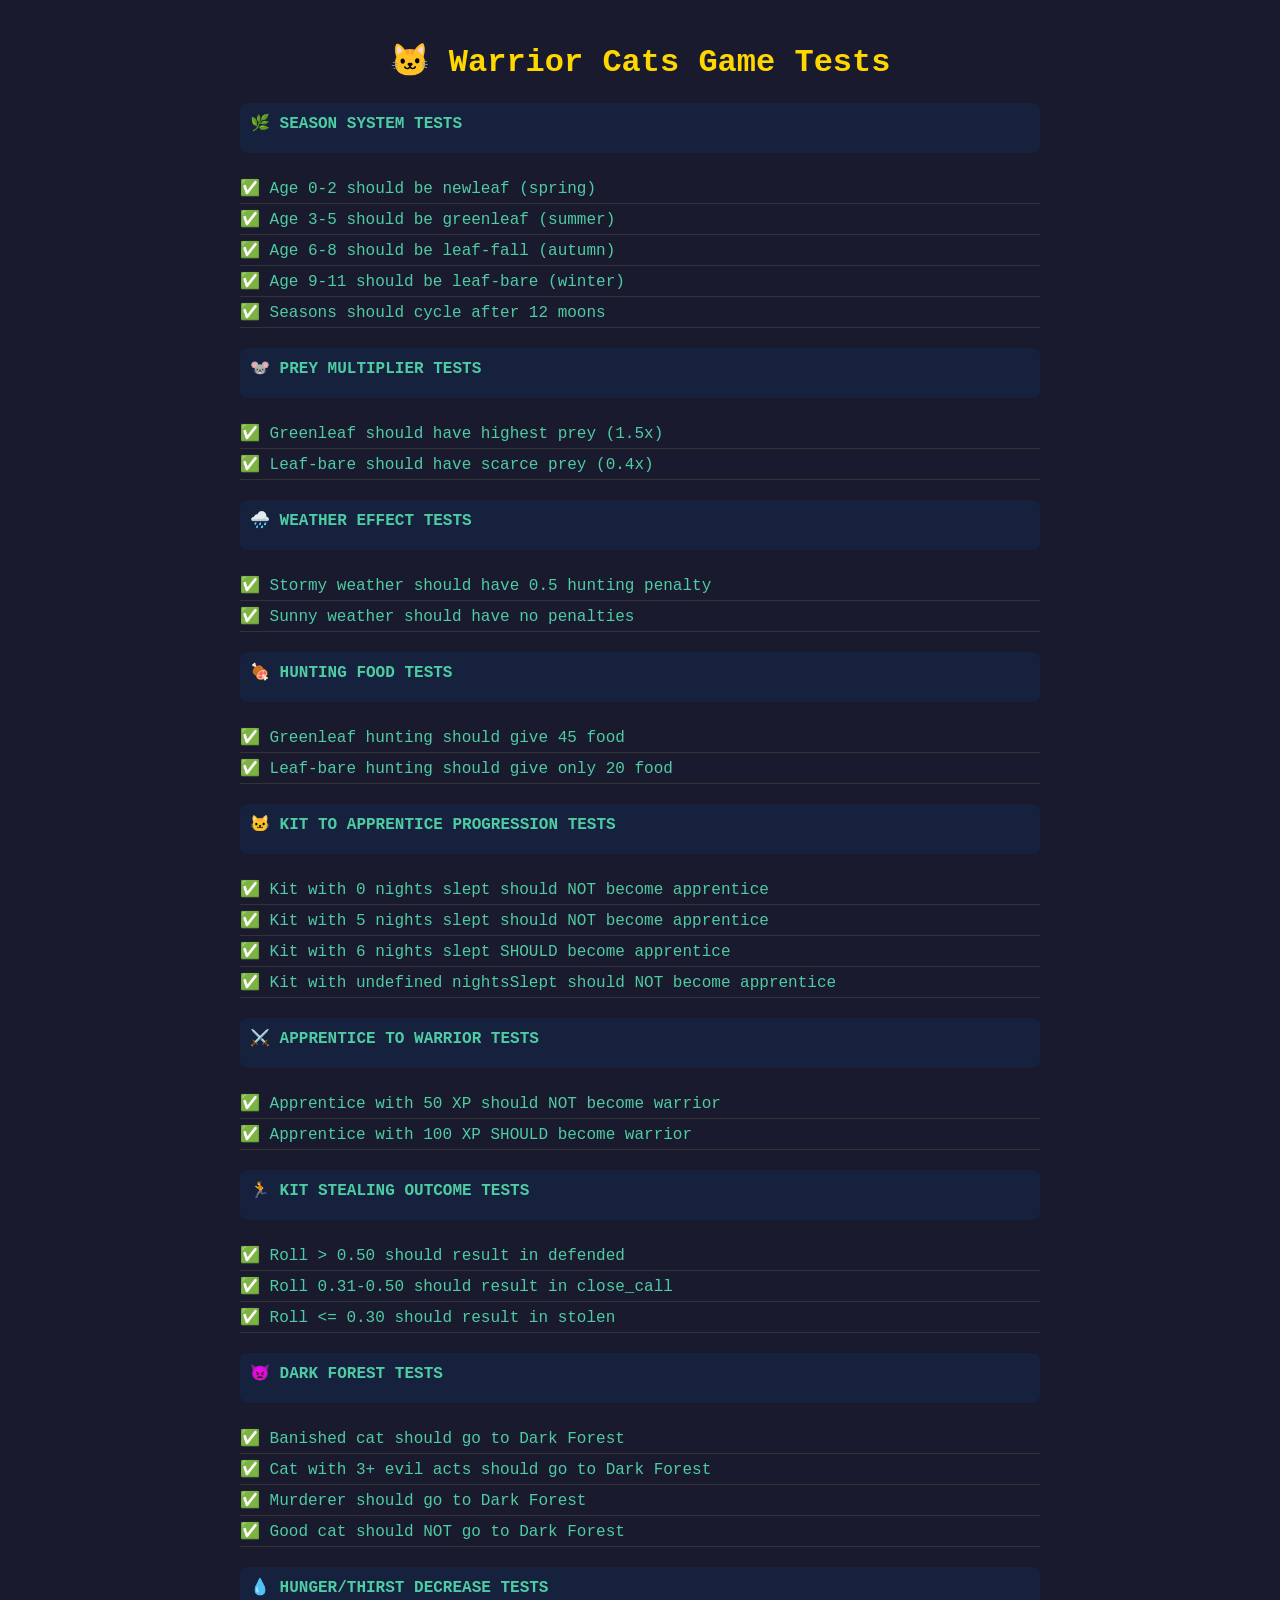
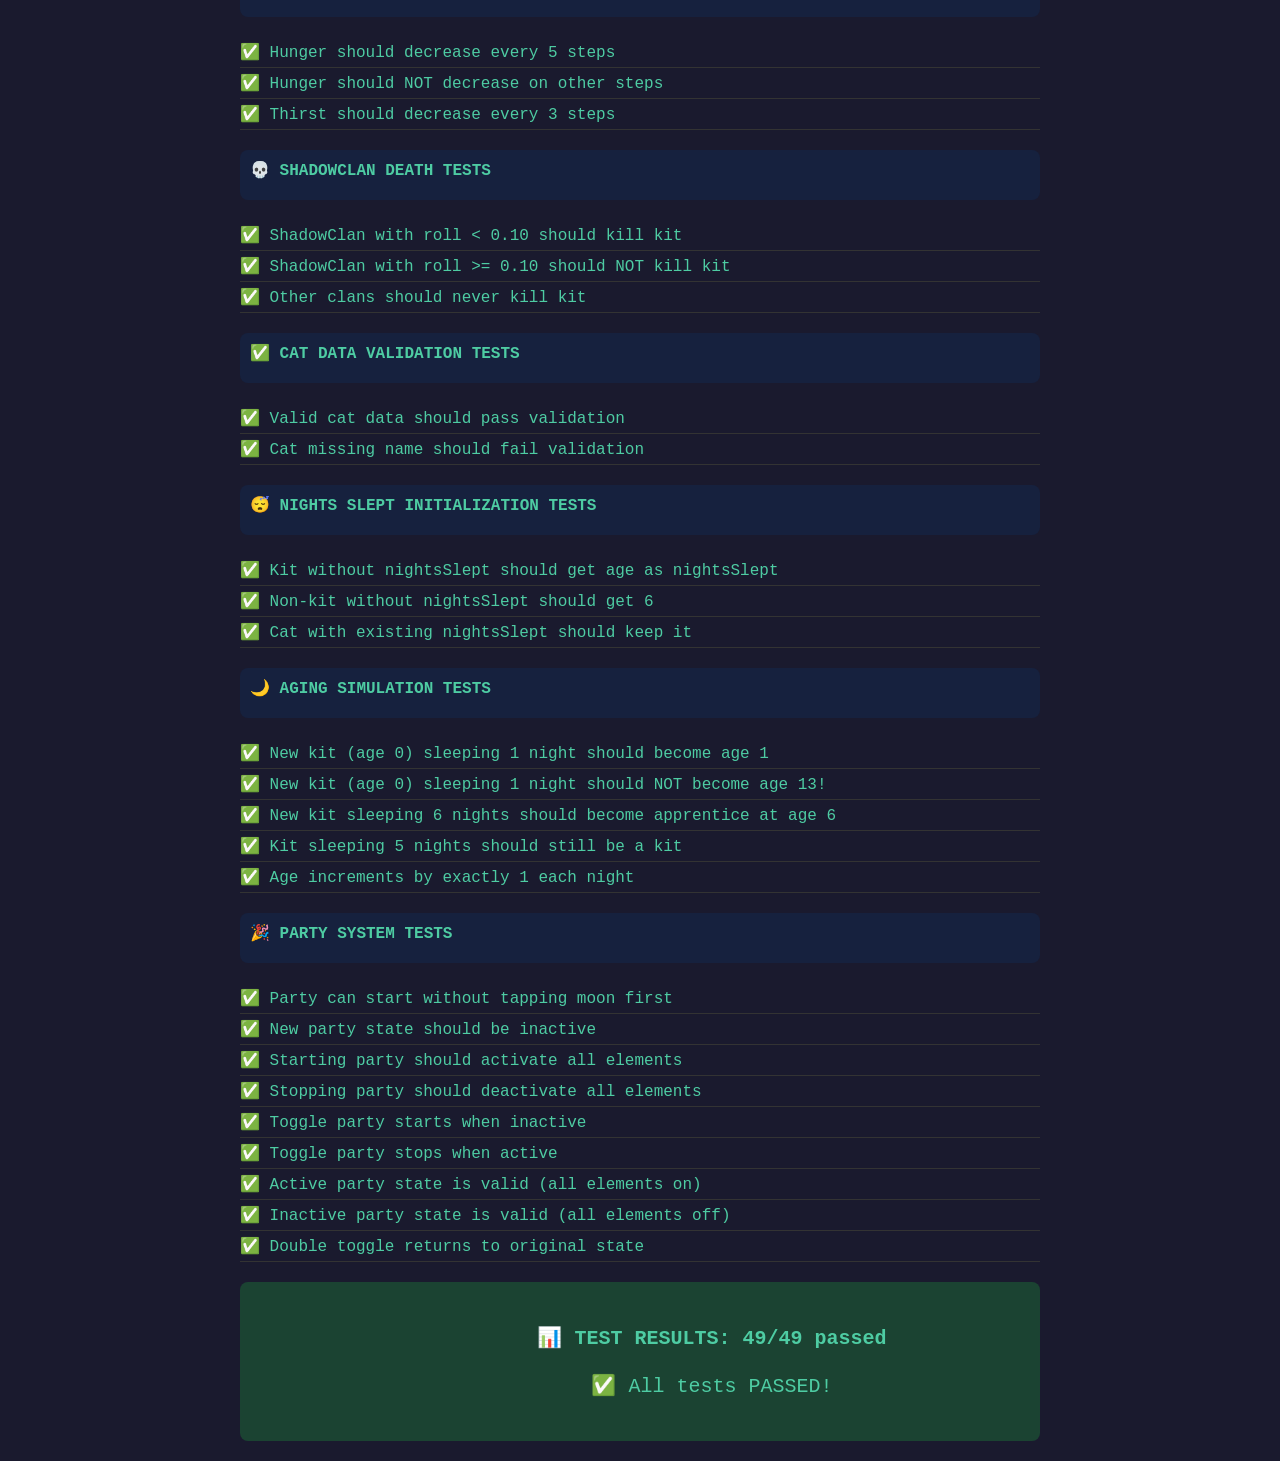
<file: tests/test-runner.html>
<!DOCTYPE html>
<html lang="en">
<head>
    <meta charset="UTF-8">
    <meta name="viewport" content="width=device-width, initial-scale=1.0">
    <title>Warrior Cats Game - Test Suite</title>
    <style>
        body {
            font-family: 'Courier New', monospace;
            background: #1a1a2e;
            color: #eee;
            padding: 20px;
            max-width: 800px;
            margin: 0 auto;
        }
        h1 {
            color: #ffd700;
            text-align: center;
        }
        .test-section {
            margin: 20px 0;
            padding: 10px;
            background: #16213e;
            border-radius: 8px;
        }
        .test-section h2 {
            color: #4ecca3;
            margin: 0 0 10px 0;
            font-size: 16px;
        }
        .test-pass {
            color: #4ecca3;
        }
        .test-fail {
            color: #ff6b6b;
        }
        .test-result {
            padding: 5px 0;
            border-bottom: 1px solid #333;
        }
        .summary {
            font-size: 20px;
            text-align: center;
            padding: 20px;
            margin-top: 20px;
            border-radius: 8px;
        }
        .summary.pass {
            background: #1b4332;
            color: #4ecca3;
        }
        .summary.fail {
            background: #4a1515;
            color: #ff6b6b;
        }
        #output {
            white-space: pre-wrap;
        }
    </style>
</head>
<body>
    <h1>🐱 Warrior Cats Game Tests</h1>
    <div id="output"></div>
    
    <script src="../js/game-logic.js?v=20260126m"></script>
    <script>
        // Simple test framework
        let testsRun = 0;
        let testsPassed = 0;
        let testsFailed = 0;
        let currentSection = '';
        const output = document.getElementById('output');
        
        function log(text, className = '') {
            const div = document.createElement('div');
            div.className = className;
            div.textContent = text;
            output.appendChild(div);
        }
        
        function section(name) {
            currentSection = name;
            const div = document.createElement('div');
            div.className = 'test-section';
            div.innerHTML = `<h2>${name}</h2>`;
            output.appendChild(div);
        }
        
        function test(name, fn) {
            testsRun++;
            try {
                fn();
                testsPassed++;
                log(`✅ ${name}`, 'test-result test-pass');
            } catch (error) {
                testsFailed++;
                log(`❌ ${name} - ${error.message}`, 'test-result test-fail');
            }
        }
        
        function assertEqual(actual, expected, message = '') {
            if (actual !== expected) {
                throw new Error(`${message} Expected ${expected}, got ${actual}`);
            }
        }
        
        function assertTrue(value, message = '') {
            if (!value) {
                throw new Error(`${message} Expected true, got ${value}`);
            }
        }
        
        function assertFalse(value, message = '') {
            if (value) {
                throw new Error(`${message} Expected false, got ${value}`);
            }
        }
        
        // ============= RUN TESTS =============
        
        // SEASON TESTS
        section('🌿 SEASON SYSTEM TESTS');
        
        test('Age 0-2 should be newleaf (spring)', () => {
            assertEqual(calculateSeason(0), 'newleaf');
            assertEqual(calculateSeason(1), 'newleaf');
            assertEqual(calculateSeason(2), 'newleaf');
        });
        
        test('Age 3-5 should be greenleaf (summer)', () => {
            assertEqual(calculateSeason(3), 'greenleaf');
            assertEqual(calculateSeason(4), 'greenleaf');
            assertEqual(calculateSeason(5), 'greenleaf');
        });
        
        test('Age 6-8 should be leaf-fall (autumn)', () => {
            assertEqual(calculateSeason(6), 'leaf-fall');
            assertEqual(calculateSeason(7), 'leaf-fall');
            assertEqual(calculateSeason(8), 'leaf-fall');
        });
        
        test('Age 9-11 should be leaf-bare (winter)', () => {
            assertEqual(calculateSeason(9), 'leaf-bare');
            assertEqual(calculateSeason(10), 'leaf-bare');
            assertEqual(calculateSeason(11), 'leaf-bare');
        });
        
        test('Seasons should cycle after 12 moons', () => {
            assertEqual(calculateSeason(12), 'newleaf');
            assertEqual(calculateSeason(15), 'greenleaf');
        });
        
        // PREY TESTS
        section('🐭 PREY MULTIPLIER TESTS');
        
        test('Greenleaf should have highest prey (1.5x)', () => {
            assertEqual(calculatePreyMultiplier('greenleaf'), 1.5);
        });
        
        test('Leaf-bare should have scarce prey (0.4x)', () => {
            assertEqual(calculatePreyMultiplier('leaf-bare'), 0.4);
        });
        
        // WEATHER TESTS
        section('🌧️ WEATHER EFFECT TESTS');
        
        test('Stormy weather should have 0.5 hunting penalty', () => {
            const effect = calculateWeatherEffect('stormy');
            assertEqual(effect.huntingPenalty, 0.5);
            assertEqual(effect.healthDrain, 2);
        });
        
        test('Sunny weather should have no penalties', () => {
            const effect = calculateWeatherEffect('sunny');
            assertEqual(effect.huntingPenalty, 1.0);
            assertEqual(effect.healthDrain, 0);
        });
        
        // HUNTING FOOD TESTS
        section('🍖 HUNTING FOOD TESTS');
        
        test('Greenleaf hunting should give 45 food', () => {
            assertEqual(calculateHuntingFood('greenleaf'), 45);
        });
        
        test('Leaf-bare hunting should give only 20 food', () => {
            assertEqual(calculateHuntingFood('leaf-bare'), 20);
        });
        
        // KIT TO APPRENTICE TESTS
        section('🐱 KIT TO APPRENTICE PROGRESSION TESTS');
        
        test('Kit with 0 nights slept should NOT become apprentice', () => {
            const kit = { rank: 'Kit', nightsSlept: 0 };
            assertFalse(shouldKitBecomeApprentice(kit));
        });
        
        test('Kit with 5 nights slept should NOT become apprentice', () => {
            const kit = { rank: 'Kit', nightsSlept: 5 };
            assertFalse(shouldKitBecomeApprentice(kit));
        });
        
        test('Kit with 6 nights slept SHOULD become apprentice', () => {
            const kit = { rank: 'Kit', nightsSlept: 6 };
            assertTrue(shouldKitBecomeApprentice(kit));
        });
        
        test('Kit with undefined nightsSlept should NOT become apprentice', () => {
            const kit = { rank: 'Kit' };
            assertFalse(shouldKitBecomeApprentice(kit));
        });
        
        // APPRENTICE TO WARRIOR TESTS
        section('⚔️ APPRENTICE TO WARRIOR TESTS');
        
        test('Apprentice with 50 XP should NOT become warrior', () => {
            const apprentice = { rank: 'Apprentice', experience: 50 };
            assertFalse(shouldApprenticeBecomeWarrior(apprentice));
        });
        
        test('Apprentice with 100 XP SHOULD become warrior', () => {
            const apprentice = { rank: 'Apprentice', experience: 100 };
            assertTrue(shouldApprenticeBecomeWarrior(apprentice));
        });
        
        // STEALING TESTS
        section('🏃 KIT STEALING OUTCOME TESTS');
        
        test('Roll > 0.50 should result in defended', () => {
            assertEqual(calculateStealingOutcome(0.51), 'defended');
            assertEqual(calculateStealingOutcome(0.99), 'defended');
        });
        
        test('Roll 0.31-0.50 should result in close_call', () => {
            assertEqual(calculateStealingOutcome(0.31), 'close_call');
            assertEqual(calculateStealingOutcome(0.50), 'close_call');
        });
        
        test('Roll <= 0.30 should result in stolen', () => {
            assertEqual(calculateStealingOutcome(0.30), 'stolen');
            assertEqual(calculateStealingOutcome(0.01), 'stolen');
        });
        
        // DARK FOREST TESTS
        section('👿 DARK FOREST TESTS');
        
        test('Banished cat should go to Dark Forest', () => {
            const cat = { isBanished: true };
            assertTrue(shouldGoToDarkForest(cat));
        });
        
        test('Cat with 3+ evil acts should go to Dark Forest', () => {
            const cat = { evilActs: 3 };
            assertTrue(shouldGoToDarkForest(cat));
        });
        
        test('Murderer should go to Dark Forest', () => {
            const cat = { murderedCat: true };
            assertTrue(shouldGoToDarkForest(cat));
        });
        
        test('Good cat should NOT go to Dark Forest', () => {
            const cat = { evilActs: 0 };
            assertFalse(shouldGoToDarkForest(cat));
        });
        
        // HUNGER/THIRST TESTS
        section('💧 HUNGER/THIRST DECREASE TESTS');
        
        test('Hunger should decrease every 5 steps', () => {
            assertEqual(calculateHungerDecrease(5), 1);
            assertEqual(calculateHungerDecrease(10), 1);
        });
        
        test('Hunger should NOT decrease on other steps', () => {
            assertEqual(calculateHungerDecrease(1), 0);
            assertEqual(calculateHungerDecrease(3), 0);
        });
        
        test('Thirst should decrease every 3 steps', () => {
            assertEqual(calculateThirstDecrease(3), 1);
            assertEqual(calculateThirstDecrease(6), 1);
        });
        
        // SHADOWCLAN TESTS
        section('💀 SHADOWCLAN DEATH TESTS');
        
        test('ShadowClan with roll < 0.10 should kill kit', () => {
            assertTrue(shouldShadowClanKillKit('shadow', 0.05));
        });
        
        test('ShadowClan with roll >= 0.10 should NOT kill kit', () => {
            assertFalse(shouldShadowClanKillKit('shadow', 0.10));
        });
        
        test('Other clans should never kill kit', () => {
            assertFalse(shouldShadowClanKillKit('thunder', 0.01));
            assertFalse(shouldShadowClanKillKit('river', 0.01));
        });
        
        // VALIDATION TESTS
        section('✅ CAT DATA VALIDATION TESTS');
        
        test('Valid cat data should pass validation', () => {
            const cat = { name: 'Stormkit', rank: 'Kit', age: 0, health: 100, hunger: 100, thirst: 100 };
            const result = validateCatData(cat);
            assertTrue(result.valid);
        });
        
        test('Cat missing name should fail validation', () => {
            const cat = { rank: 'Kit', age: 0, health: 100, hunger: 100, thirst: 100 };
            const result = validateCatData(cat);
            assertFalse(result.valid);
        });
        
        // NIGHTS SLEPT TESTS
        section('😴 NIGHTS SLEPT INITIALIZATION TESTS');
        
        test('Kit without nightsSlept should get age as nightsSlept', () => {
            const kit = { rank: 'Kit', age: 3 };
            assertEqual(initializeNightsSlept(kit), 3);
        });
        
        test('Non-kit without nightsSlept should get 6', () => {
            const warrior = { rank: 'Warrior', age: 20 };
            assertEqual(initializeNightsSlept(warrior), 6);
        });
        
        test('Cat with existing nightsSlept should keep it', () => {
            const kit = { rank: 'Kit', age: 5, nightsSlept: 2 };
            assertEqual(initializeNightsSlept(kit), 2);
        });
        
        // AGING SIMULATION TESTS (THE MOST IMPORTANT!)
        section('🌙 AGING SIMULATION TESTS');
        
        test('New kit (age 0) sleeping 1 night should become age 1', () => {
            const kit = { rank: 'Kit', age: 0, nightsSlept: 0 };
            const result = simulateSleepOneNight(kit);
            assertEqual(result.age, 1);
            assertEqual(result.nightsSlept, 1);
        });
        
        test('New kit (age 0) sleeping 1 night should NOT become age 13!', () => {
            const kit = { rank: 'Kit', age: 0, nightsSlept: 0 };
            const result = simulateSleepOneNight(kit);
            assertTrue(result.age < 10);
        });
        
        test('New kit sleeping 6 nights should become apprentice at age 6', () => {
            const kit = { rank: 'Kit', age: 0, nightsSlept: 0 };
            const result = simulateSleepNights(kit, 6);
            assertEqual(result.age, 6);
            assertEqual(result.nightsSlept, 6);
            assertEqual(result.rank, 'Apprentice');
        });
        
        test('Kit sleeping 5 nights should still be a kit', () => {
            const kit = { rank: 'Kit', age: 0, nightsSlept: 0 };
            const result = simulateSleepNights(kit, 5);
            assertEqual(result.age, 5);
            assertEqual(result.rank, 'Kit');
        });
        
        test('Age increments by exactly 1 each night', () => {
            let cat = { rank: 'Kit', age: 0, nightsSlept: 0 };
            let result = simulateSleepOneNight(cat);
            assertEqual(result.age, 1);
            result = simulateSleepOneNight({ ...cat, age: result.age, nightsSlept: result.nightsSlept });
            assertEqual(result.age, 2);
            result = simulateSleepOneNight({ ...cat, age: result.age, nightsSlept: result.nightsSlept });
            assertEqual(result.age, 3);
        });
        
        // PARTY SYSTEM TESTS
        section('🎉 PARTY SYSTEM TESTS');
        
        test('Party can start without tapping moon first', () => {
            assertTrue(canStartParty());
        });
        
        test('New party state should be inactive', () => {
            const state = createPartyState();
            assertFalse(state.isActive);
            assertFalse(state.musicPlaying);
            assertFalse(state.hasDiscoLights);
        });
        
        test('Starting party should activate all elements', () => {
            const state = createPartyState();
            const newState = startParty(state);
            assertTrue(newState.isActive);
            assertTrue(newState.musicPlaying);
            assertTrue(newState.hasDiscoLights);
            assertTrue(newState.hasDancingCats);
            assertTrue(newState.hasPartyText);
        });
        
        test('Stopping party should deactivate all elements', () => {
            const activeState = startParty(createPartyState());
            const stoppedState = stopParty(activeState);
            assertFalse(stoppedState.isActive);
            assertFalse(stoppedState.musicPlaying);
        });
        
        test('Toggle party starts when inactive', () => {
            const state = createPartyState();
            const newState = toggleParty(state);
            assertTrue(newState.isActive);
        });
        
        test('Toggle party stops when active', () => {
            const activeState = startParty(createPartyState());
            const newState = toggleParty(activeState);
            assertFalse(newState.isActive);
        });
        
        test('Active party state is valid (all elements on)', () => {
            const state = startParty(createPartyState());
            assertTrue(validatePartyState(state));
        });
        
        test('Inactive party state is valid (all elements off)', () => {
            const state = createPartyState();
            assertTrue(validatePartyState(state));
        });
        
        test('Double toggle returns to original state', () => {
            const state = createPartyState();
            const toggled1 = toggleParty(state);
            const toggled2 = toggleParty(toggled1);
            assertEqual(toggled2.isActive, state.isActive);
        });
        
        // SUMMARY
        const summaryDiv = document.createElement('div');
        summaryDiv.className = `summary ${testsFailed > 0 ? 'fail' : 'pass'}`;
        summaryDiv.innerHTML = `
            <strong>📊 TEST RESULTS: ${testsPassed}/${testsRun} passed</strong><br>
            ${testsFailed > 0 ? `❌ ${testsFailed} tests FAILED` : '✅ All tests PASSED!'}
        `;
        output.appendChild(summaryDiv);
    </script>
</body>
</html>
</file>
